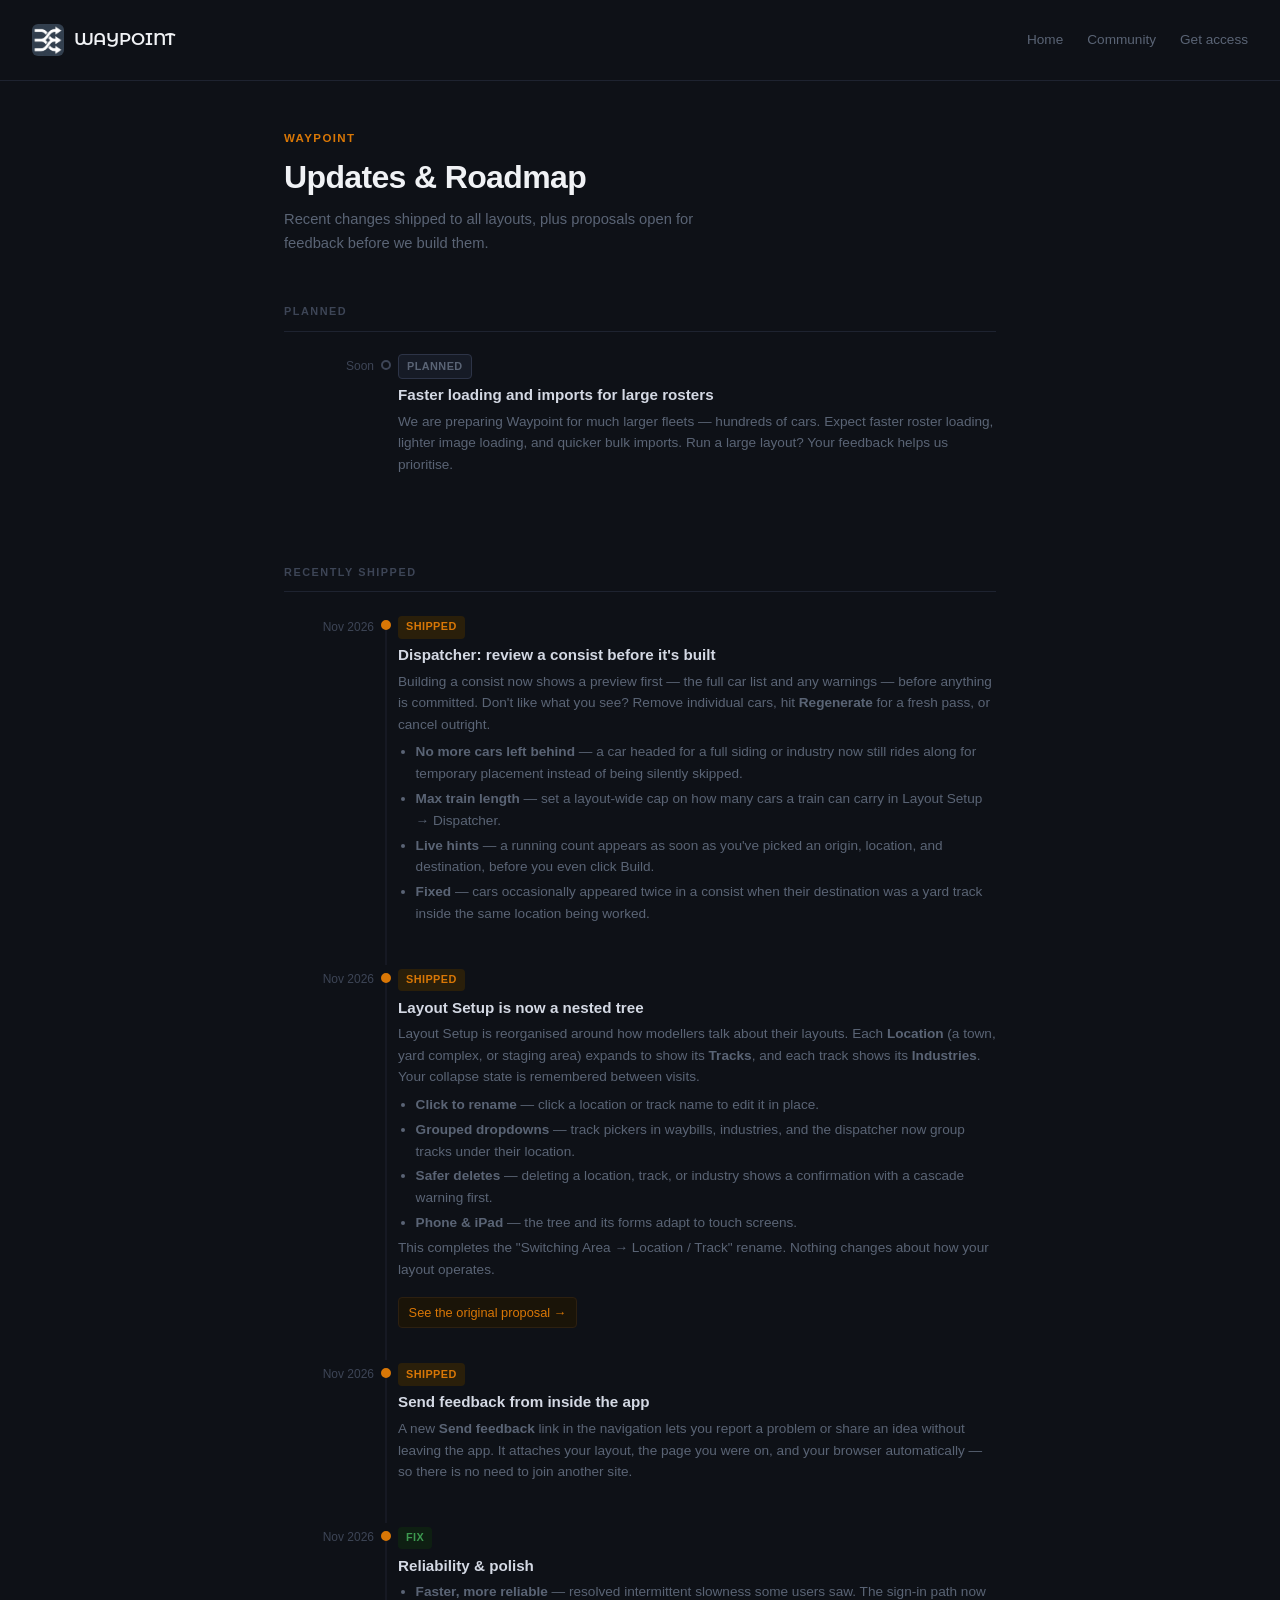
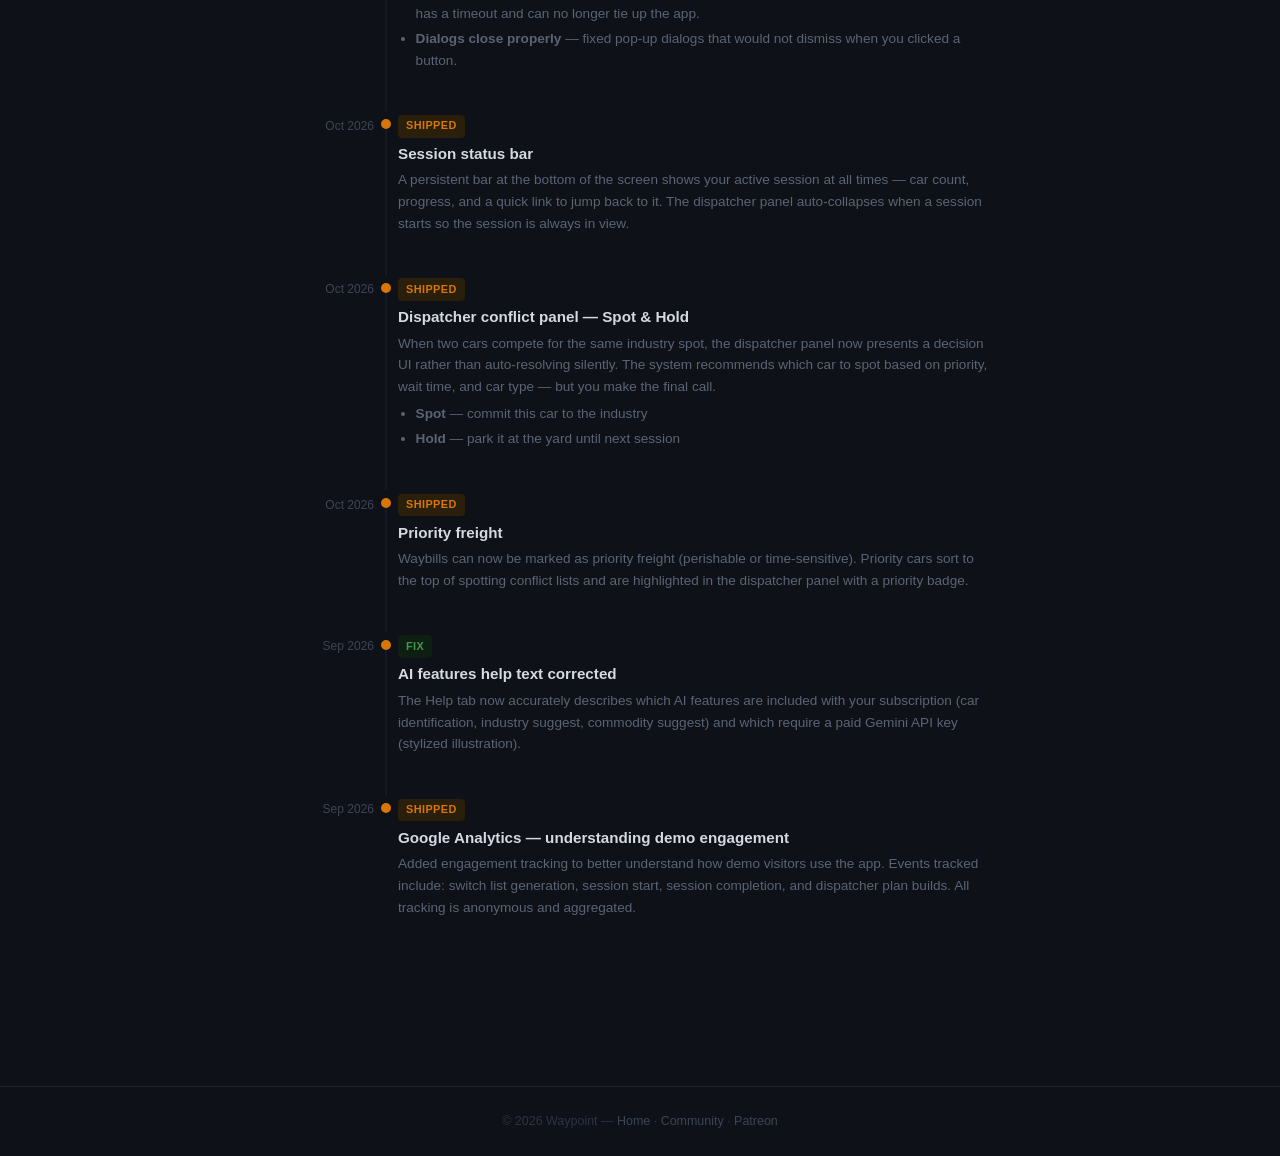
<file: templates/changelog.html>
<!DOCTYPE html>
<!-- SPDX-FileCopyrightText: 2026 David Dalzell -->
<!-- SPDX-License-Identifier: MIT -->
<html lang="en">
<head>
  <meta charset="UTF-8" />
  <meta name="viewport" content="width=device-width, initial-scale=1.0" />
  <title>Updates &amp; Roadmap — Waypoint</title>
  <!-- Google tag (gtag.js) -->
  <script async src="https://www.googletagmanager.com/gtag/js?id=G-GVQFSP7HDG"></script>
  <script>
    window.dataLayer = window.dataLayer || [];
    function gtag(){dataLayer.push(arguments);}
    gtag('js', new Date());
    gtag('config', 'G-GVQFSP7HDG');
  </script>
  <link rel="preconnect" href="https://fonts.googleapis.com" />
  <link rel="preconnect" href="https://fonts.gstatic.com" crossorigin />
  <link rel="stylesheet" href="https://fonts.googleapis.com/css2?family=Montserrat+Alternates:wght@600&display=swap" />
  <style>
    *, *::before, *::after { box-sizing: border-box; margin: 0; padding: 0; }

    body {
      font-family: -apple-system, BlinkMacSystemFont, "Segoe UI", sans-serif;
      background: #0e1117;
      color: #c8cdd8;
      min-height: 100vh;
      display: flex;
      flex-direction: column;
      line-height: 1.65;
    }

    a { color: #d97706; text-decoration: none; }
    a:hover { text-decoration: underline; }

    /* ── Header ── */
    header {
      padding: 1.5rem 2rem;
      display: flex;
      align-items: center;
      justify-content: space-between;
      border-bottom: 1px solid #1e2330;
    }

    .header-left { display: flex; align-items: center; gap: 0.6rem; }

    .logo-img { width: 32px; height: 32px; border-radius: 6px; display: block; }

    .logo-name {
      font-family: "Montserrat Alternates", system-ui, sans-serif;
      font-size: 1.05rem;
      font-weight: 600;
      color: #f0f2f5;
      letter-spacing: -0.01em;
    }

    .header-nav { display: flex; gap: 1.5rem; font-size: 0.85rem; }
    .header-nav a { color: #5a6475; }
    .header-nav a:hover { color: #8b95a5; text-decoration: none; }

    /* ── Page layout ── */
    main {
      flex: 1;
      max-width: 760px;
      margin: 0 auto;
      padding: 3rem 1.5rem 5rem;
      width: 100%;
    }

    .page-header { margin-bottom: 3rem; }

    .page-eyebrow {
      font-size: 0.72rem;
      font-weight: 700;
      letter-spacing: 0.12em;
      text-transform: uppercase;
      color: #d97706;
      margin-bottom: 0.6rem;
    }

    .page-title {
      font-size: clamp(1.5rem, 4vw, 2rem);
      font-weight: 700;
      color: #f0f2f5;
      letter-spacing: -0.02em;
      line-height: 1.2;
      margin-bottom: 0.75rem;
      text-wrap: balance;
    }

    .page-subtitle {
      font-size: 0.92rem;
      color: #5a6475;
      max-width: 52ch;
      line-height: 1.6;
    }

    /* ── Section headings ── */
    .section-heading {
      font-size: 0.68rem;
      font-weight: 700;
      letter-spacing: 0.14em;
      text-transform: uppercase;
      color: #3d4556;
      margin-bottom: 1.25rem;
      padding-bottom: 0.6rem;
      border-bottom: 1px solid #1e2330;
    }

    /* ── Timeline entries ── */
    .timeline { display: flex; flex-direction: column; gap: 0; margin-bottom: 3rem; }

    .entry {
      display: grid;
      grid-template-columns: 90px 1fr;
      gap: 0 1.5rem;
      position: relative;
    }

    .entry::before {
      content: "";
      position: absolute;
      left: 90px;
      top: 0.55rem;
      bottom: 0;
      width: 1px;
      background: #1e2330;
      transform: translateX(calc(1.5rem / 2 - 0.5px));
    }

    .entry:last-child::before { display: none; }

    .entry-date {
      padding-top: 0.4rem;
      font-size: 0.75rem;
      color: #3d4556;
      text-align: right;
      flex-shrink: 0;
      font-variant-numeric: tabular-nums;
      line-height: 1.4;
    }

    .entry-body {
      padding-bottom: 2rem;
      padding-left: 0;
      position: relative;
    }

    .entry-body::before {
      content: "";
      position: absolute;
      left: calc(-1.5rem / 2 - 5px);
      top: 0.5rem;
      width: 10px; height: 10px;
      border-radius: 50%;
      border: 2px solid #1e2330;
      background: #0e1117;
    }

    .entry.shipped .entry-body::before { background: #d97706; border-color: #d97706; }
    .entry.proposed .entry-body::before { background: #0e1117; border-color: #3d4556; }

    .entry-title {
      font-size: 0.95rem;
      font-weight: 600;
      color: #d4d9e4;
      margin-bottom: 0.35rem;
      line-height: 1.3;
    }

    .entry-desc {
      font-size: 0.85rem;
      color: #5a6475;
      line-height: 1.6;
      margin-bottom: 0.5rem;
    }

    .entry-desc p { margin-bottom: 0.35rem; }
    .entry-desc p:last-child { margin-bottom: 0; }

    .entry-desc ul {
      padding-left: 1.1rem;
      margin-top: 0.3rem;
    }

    .entry-desc li { margin-bottom: 0.2rem; }

    .badge {
      display: inline-block;
      padding: 0.15rem 0.5rem;
      border-radius: 4px;
      font-size: 0.68rem;
      font-weight: 700;
      letter-spacing: 0.04em;
      text-transform: uppercase;
      margin-bottom: 0.4rem;
    }

    .badge-shipped  { background: #2a1f0a; color: #d97706; }
    .badge-proposed { background: #161b26; color: #5a6475; border: 1px solid #2d3447; }
    .badge-fix      { background: #0e1f12; color: #3d9a50; }

    .rfc-link {
      display: inline-flex;
      align-items: center;
      gap: 0.4rem;
      margin-top: 0.5rem;
      font-size: 0.8rem;
      color: #d97706;
      border: 1px solid #2d2010;
      border-radius: 4px;
      padding: 0.25rem 0.6rem;
      background: #1a1408;
    }

    .rfc-link:hover { background: #221a0a; text-decoration: none; }

    /* ── Footer ── */
    footer {
      padding: 1.5rem 2rem;
      text-align: center;
      font-size: 0.78rem;
      color: #2d3447;
      border-top: 1px solid #1e2330;
    }

    footer a { color: #3d4556; }
    footer a:hover { color: #5a6475; text-decoration: none; }
  </style>
</head>
<body>

  <header>
    <div class="header-left">
      <img src="/static/favicon.png" alt="Waypoint" class="logo-img" />
      <span class="logo-name">WAYPOINT</span>
    </div>
    <nav class="header-nav">
      <a href="/">Home</a>
      <a href="https://www.patreon.com/cw/waypoint_ops/chats" target="_blank" rel="noopener">Community</a>
      <a href="/signup">Get access</a>
    </nav>
  </header>

  <main>
    <div class="page-header">
      <div class="page-eyebrow">Waypoint</div>
      <h1 class="page-title">Updates &amp; Roadmap</h1>
      <p class="page-subtitle">Recent changes shipped to all layouts, plus proposals open for feedback before we build them.</p>
    </div>

    <!-- ── Planned ── -->
    <div class="section-heading">Planned</div>
    <div class="timeline">

      <div class="entry proposed">
        <div class="entry-date">Soon</div>
        <div class="entry-body">
          <div class="badge badge-proposed">Planned</div>
          <div class="entry-title">Faster loading and imports for large rosters</div>
          <div class="entry-desc">
            <p>We are preparing Waypoint for much larger fleets &mdash; hundreds of cars. Expect faster roster loading, lighter image loading, and quicker bulk imports. Run a large layout? Your feedback helps us prioritise.</p>
          </div>
        </div>
      </div>

    </div>

    <!-- ── Shipped changes ── -->
    <div class="section-heading">Recently shipped</div>
    <div class="timeline">

      <div class="entry shipped">
        <div class="entry-date">Nov 2026</div>
        <div class="entry-body">
          <div class="badge badge-shipped">Shipped</div>
          <div class="entry-title">Dispatcher: review a consist before it's built</div>
          <div class="entry-desc">
            <p>Building a consist now shows a preview first &mdash; the full car list and any warnings &mdash; before anything is committed. Don't like what you see? Remove individual cars, hit <strong>Regenerate</strong> for a fresh pass, or cancel outright.</p>
            <ul>
              <li><strong>No more cars left behind</strong> &mdash; a car headed for a full siding or industry now still rides along for temporary placement instead of being silently skipped.</li>
              <li><strong>Max train length</strong> &mdash; set a layout-wide cap on how many cars a train can carry in Layout Setup &rarr; Dispatcher.</li>
              <li><strong>Live hints</strong> &mdash; a running count appears as soon as you've picked an origin, location, and destination, before you even click Build.</li>
              <li><strong>Fixed</strong> &mdash; cars occasionally appeared twice in a consist when their destination was a yard track inside the same location being worked.</li>
            </ul>
          </div>
        </div>
      </div>

      <div class="entry shipped">
        <div class="entry-date">Nov 2026</div>
        <div class="entry-body">
          <div class="badge badge-shipped">Shipped</div>
          <div class="entry-title">Layout Setup is now a nested tree</div>
          <div class="entry-desc">
            <p>Layout Setup is reorganised around how modellers talk about their layouts. Each <strong>Location</strong> (a town, yard complex, or staging area) expands to show its <strong>Tracks</strong>, and each track shows its <strong>Industries</strong>. Your collapse state is remembered between visits.</p>
            <ul>
              <li><strong>Click to rename</strong> — click a location or track name to edit it in place.</li>
              <li><strong>Grouped dropdowns</strong> — track pickers in waybills, industries, and the dispatcher now group tracks under their location.</li>
              <li><strong>Safer deletes</strong> — deleting a location, track, or industry shows a confirmation with a cascade warning first.</li>
              <li><strong>Phone &amp; iPad</strong> — the tree and its forms adapt to touch screens.</li>
            </ul>
            <p>This completes the "Switching Area → Location / Track" rename. Nothing changes about how your layout operates.</p>
          </div>
          <a class="rfc-link" href="/updates/rfc-layout-setup-rename">See the original proposal →</a>
        </div>
      </div>

      <div class="entry shipped">
        <div class="entry-date">Nov 2026</div>
        <div class="entry-body">
          <div class="badge badge-shipped">Shipped</div>
          <div class="entry-title">Send feedback from inside the app</div>
          <div class="entry-desc">
            <p>A new <strong>Send feedback</strong> link in the navigation lets you report a problem or share an idea without leaving the app. It attaches your layout, the page you were on, and your browser automatically — so there is no need to join another site.</p>
          </div>
        </div>
      </div>

      <div class="entry shipped">
        <div class="entry-date">Nov 2026</div>
        <div class="entry-body">
          <div class="badge badge-fix">Fix</div>
          <div class="entry-title">Reliability &amp; polish</div>
          <div class="entry-desc">
            <ul>
              <li><strong>Faster, more reliable</strong> — resolved intermittent slowness some users saw. The sign-in path now has a timeout and can no longer tie up the app.</li>
              <li><strong>Dialogs close properly</strong> — fixed pop-up dialogs that would not dismiss when you clicked a button.</li>
            </ul>
          </div>
        </div>
      </div>

      <div class="entry shipped">
        <div class="entry-date">Oct 2026</div>
        <div class="entry-body">
          <div class="badge badge-shipped">Shipped</div>
          <div class="entry-title">Session status bar</div>
          <div class="entry-desc">
            <p>A persistent bar at the bottom of the screen shows your active session at all times — car count, progress, and a quick link to jump back to it. The dispatcher panel auto-collapses when a session starts so the session is always in view.</p>
          </div>
        </div>
      </div>

      <div class="entry shipped">
        <div class="entry-date">Oct 2026</div>
        <div class="entry-body">
          <div class="badge badge-shipped">Shipped</div>
          <div class="entry-title">Dispatcher conflict panel — Spot &amp; Hold</div>
          <div class="entry-desc">
            <p>When two cars compete for the same industry spot, the dispatcher panel now presents a decision UI rather than auto-resolving silently. The system recommends which car to spot based on priority, wait time, and car type — but you make the final call.</p>
            <ul>
              <li><strong>Spot</strong> — commit this car to the industry</li>
              <li><strong>Hold</strong> — park it at the yard until next session</li>
            </ul>
          </div>
        </div>
      </div>

      <div class="entry shipped">
        <div class="entry-date">Oct 2026</div>
        <div class="entry-body">
          <div class="badge badge-shipped">Shipped</div>
          <div class="entry-title">Priority freight</div>
          <div class="entry-desc">
            <p>Waybills can now be marked as priority freight (perishable or time-sensitive). Priority cars sort to the top of spotting conflict lists and are highlighted in the dispatcher panel with a priority badge.</p>
          </div>
        </div>
      </div>

      <div class="entry shipped">
        <div class="entry-date">Sep 2026</div>
        <div class="entry-body">
          <div class="badge badge-fix">Fix</div>
          <div class="entry-title">AI features help text corrected</div>
          <div class="entry-desc">
            <p>The Help tab now accurately describes which AI features are included with your subscription (car identification, industry suggest, commodity suggest) and which require a paid Gemini API key (stylized illustration).</p>
          </div>
        </div>
      </div>

      <div class="entry shipped">
        <div class="entry-date">Sep 2026</div>
        <div class="entry-body">
          <div class="badge badge-shipped">Shipped</div>
          <div class="entry-title">Google Analytics — understanding demo engagement</div>
          <div class="entry-desc">
            <p>Added engagement tracking to better understand how demo visitors use the app. Events tracked include: switch list generation, session start, session completion, and dispatcher plan builds. All tracking is anonymous and aggregated.</p>
          </div>
        </div>
      </div>

    </div>
  </main>

  <footer>
    &copy; 2026 Waypoint &mdash;
    <a href="/">Home</a> &middot;
    <a href="https://www.patreon.com/cw/waypoint_ops/chats">Community</a> &middot;
    <a href="https://www.patreon.com/cw/waypoint_ops">Patreon</a>
  </footer>

</body>
</html>
</file>
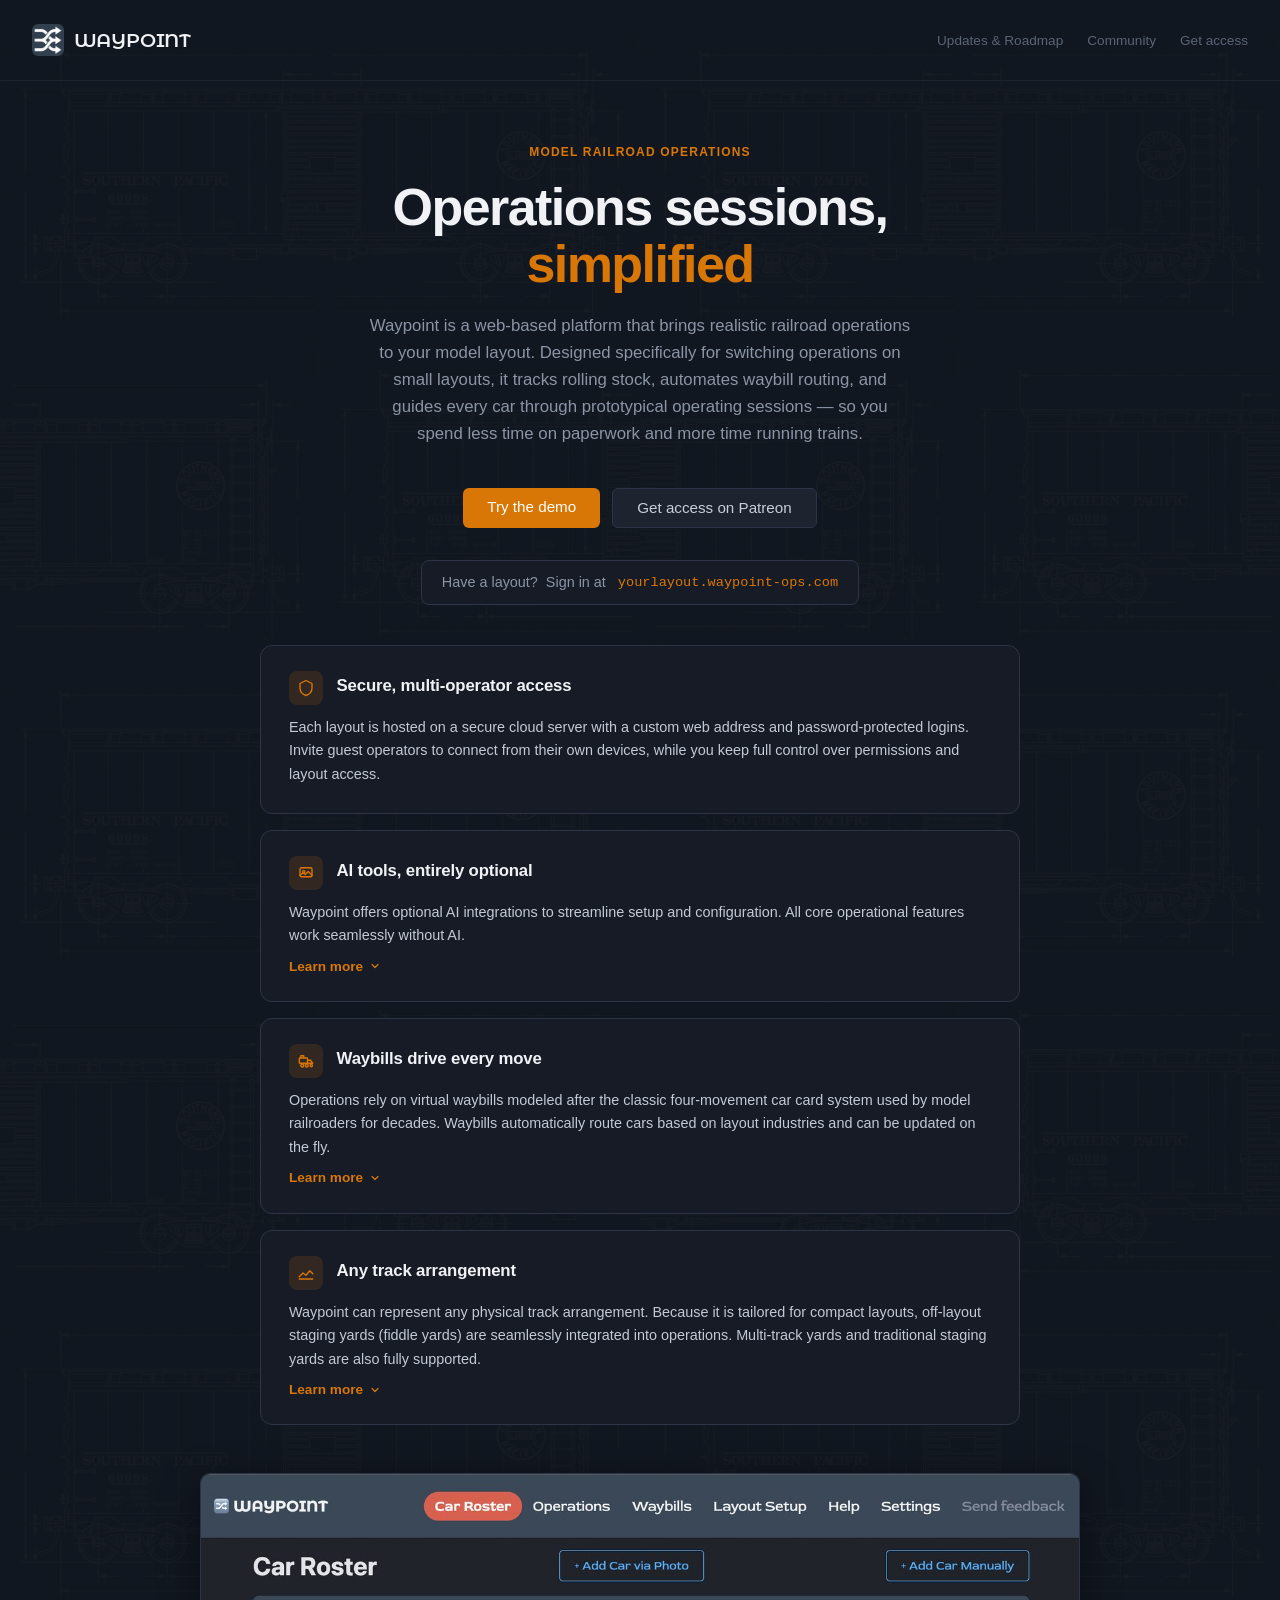
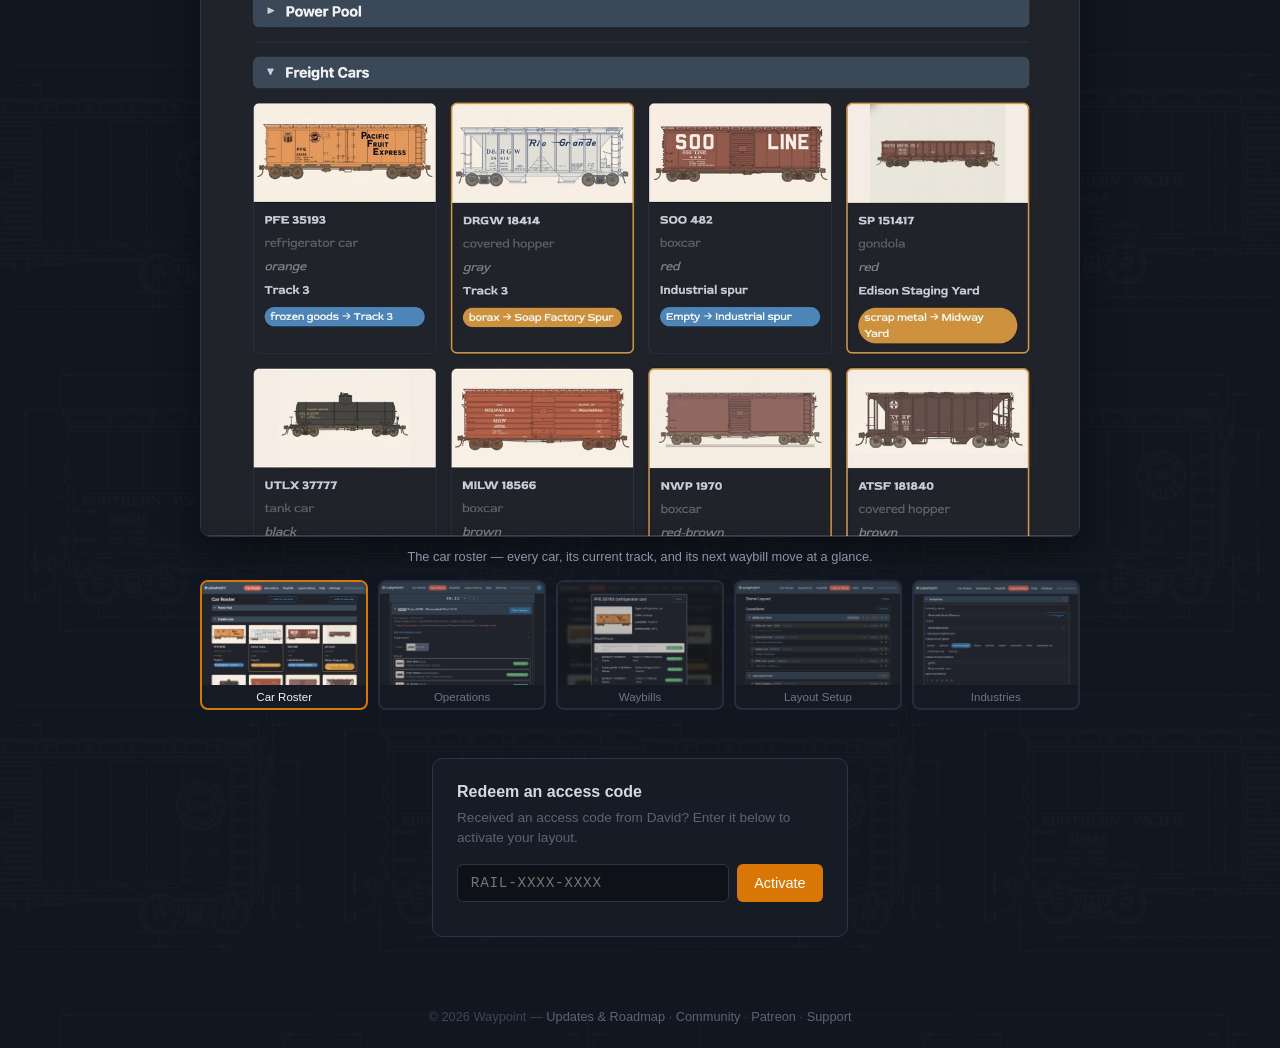
<file: templates/landing.html>
<!DOCTYPE html>
<html lang="en">
<head>
  <meta charset="UTF-8">
  <meta name="viewport" content="width=device-width, initial-scale=1.0">
  <title>Waypoint — Model Railroad Operations</title>
  <!-- Google tag (gtag.js) -->
  <script async src="https://www.googletagmanager.com/gtag/js?id=G-GVQFSP7HDG"></script>
  <script>
    window.dataLayer = window.dataLayer || [];
    function gtag(){dataLayer.push(arguments);}
    gtag('js', new Date());
    gtag('config', 'G-GVQFSP7HDG');
  </script>
  <link rel="preconnect" href="https://fonts.googleapis.com" />
  <link rel="preconnect" href="https://fonts.gstatic.com" crossorigin />
  <link rel="stylesheet" href="https://fonts.googleapis.com/css2?family=Montserrat+Alternates:wght@600&display=swap" />
  <style>
    *, *::before, *::after { box-sizing: border-box; margin: 0; padding: 0; }

    body {
      font-family: -apple-system, BlinkMacSystemFont, "Segoe UI", sans-serif;
      background-color: #0e1117;
      background-image:
        linear-gradient(rgba(14, 17, 23, 0.86), rgba(14, 17, 23, 0.86)),
        url("/static/images/bg-blueprint.jpg");
      background-repeat: repeat;
      background-size: 640px;
      color: #e8eaf0;
      min-height: 100vh;
      display: flex;
      flex-direction: column;
    }

    header {
      padding: 1.5rem 2rem;
      display: flex;
      align-items: center;
      justify-content: space-between;
      border-bottom: 1px solid #1e2330;
    }

    .header-left { display: flex; align-items: center; gap: 0.6rem; }
    .logo-mark { width: 32px; height: 32px; border-radius: 6px; display: block; }

    .header-nav { display: flex; gap: 1.5rem; font-size: 0.85rem; }
    .header-nav a { color: #5a6475; text-decoration: none; }
    .header-nav a:hover { color: #8b95a5; }

    .logo-name {
      font-family: "Montserrat Alternates", system-ui, sans-serif;
      font-size: 1.2rem;
      font-weight: 600;
      letter-spacing: -0.01em;
      color: #f0f2f5;
    }

    main {
      flex: none;
      display: flex;
      flex-direction: column;
      align-items: center;
      justify-content: center;
      padding: 4rem 2rem 2.5rem;
      text-align: center;
    }

    .eyebrow {
      font-size: 0.75rem;
      font-weight: 600;
      letter-spacing: 0.1em;
      text-transform: uppercase;
      color: #d97706;
      margin-bottom: 1.25rem;
    }

    h1 {
      font-size: clamp(2rem, 5vw, 3.25rem);
      font-weight: 700;
      letter-spacing: -0.03em;
      line-height: 1.1;
      color: #f0f2f5;
      max-width: 20ch;
      text-wrap: balance;
      margin-bottom: 1.25rem;
    }

    h1 em {
      font-style: normal;
      color: #d97706;
    }

    .subtitle {
      font-size: 1.05rem;
      color: #8b95a5;
      max-width: 58ch;
      line-height: 1.6;
      margin-bottom: 2.5rem;
    }

    .actions {
      display: flex;
      flex-wrap: wrap;
      gap: 0.75rem;
      justify-content: center;
      margin-bottom: 2rem;
    }

    .btn {
      display: inline-block;
      padding: 0.65rem 1.5rem;
      border-radius: 6px;
      font-size: 0.95rem;
      font-weight: 500;
      text-decoration: none;
      transition: opacity 0.15s;
    }
    .btn:hover { opacity: 0.85; }

    .btn-primary {
      background: #d97706;
      color: #fff;
    }

    .btn-secondary {
      background: #1e2330;
      color: #c8cdd8;
      border: 1px solid #2d3447;
    }

    .tenant-hint {
      display: inline-flex;
      align-items: center;
      gap: 0.5rem;
      background: #161b26;
      border: 1px solid #2d3447;
      border-radius: 8px;
      padding: 0.85rem 1.25rem;
      font-size: 0.9rem;
      color: #8b95a5;
    }

    .tenant-hint code {
      color: #d97706;
      font-family: "SF Mono", "Fira Code", monospace;
      font-size: 0.85rem;
    }

    .narrative {
      max-width: 760px;
      margin: 0 auto;
      display: flex;
      flex-direction: column;
      gap: 1rem;
    }

    .topic {
      text-align: left;
      background: #161b26;
      border: 1px solid #2d3447;
      border-radius: 12px;
      padding: 1.6rem 1.75rem;
    }

    .topic-head {
      display: flex;
      align-items: flex-start;
      gap: 0.85rem;
      margin-bottom: 0.65rem;
    }

    .topic-icon {
      flex: none;
      width: 34px; height: 34px;
      border-radius: 8px;
      background: rgba(217, 119, 6, 0.14);
      display: flex;
      align-items: center;
      justify-content: center;
    }

    .topic h3 {
      font-size: 1.05rem;
      font-weight: 600;
      color: #f0f2f5;
      letter-spacing: -0.01em;
      padding-top: 0.3rem;
    }

    .topic p.lead {
      font-size: 0.9rem;
      color: #c3cad6;
      line-height: 1.65;
    }

    .reveal-toggle {
      appearance: none;
      background: none;
      border: none;
      display: inline-flex;
      align-items: center;
      gap: 0.35rem;
      padding: 0.5rem 0 0.1rem;
      margin-top: 0.15rem;
      font: inherit;
      font-size: 0.85rem;
      font-weight: 600;
      color: #d97706;
      cursor: pointer;
    }
    .reveal-toggle:hover { color: #f0960e; }
    .reveal-toggle:focus-visible {
      outline: 2px solid #d97706;
      outline-offset: 3px;
      border-radius: 4px;
    }
    .reveal-toggle .chevron {
      transition: transform 0.2s ease;
      transform: rotate(0deg);
    }
    .reveal-toggle[aria-expanded="true"] .chevron { transform: rotate(180deg); }
    .reveal-toggle .label-show { display: inline; }
    .reveal-toggle .label-hide { display: none; }
    .reveal-toggle[aria-expanded="true"] .label-show { display: none; }
    .reveal-toggle[aria-expanded="true"] .label-hide { display: inline; }

    .reveal-panel {
      display: grid;
      grid-template-rows: 0fr;
      transition: grid-template-rows 0.28s ease;
    }
    .reveal-panel.open { grid-template-rows: 1fr; }
    .reveal-panel > div { overflow: hidden; }

    .topic ul {
      list-style: none;
      padding-top: 0.85rem;
      margin-top: 0.4rem;
      border-top: 1px solid #2d3447;
      display: flex;
      flex-direction: column;
      gap: 0.65rem;
    }
    .topic li {
      position: relative;
      padding-left: 1.1rem;
      font-size: 0.82rem;
      color: #8b95a5;
      line-height: 1.6;
    }
    .topic li::before {
      content: "";
      position: absolute;
      left: 0; top: 0.55em;
      width: 5px; height: 5px;
      border-radius: 50%;
      background: #d97706;
    }

    @media (prefers-reduced-motion: reduce) {
      .reveal-panel, .reveal-toggle .chevron { transition: none; }
    }

    @media (max-width: 560px) {
      .topic { padding: 1.3rem 1.25rem; }
    }

    .gallery { max-width: 880px; margin: 0 auto; }
    .gal-thumbs { display: grid; grid-template-columns: repeat(5, minmax(0, 1fr)); gap: 0.6rem; margin-top: 1rem; }
    .gal-thumb { background: #161b26; border: 2px solid #2d3447; border-radius: 8px; padding: 0; cursor: pointer; overflow: hidden; color: #8b95a5; font: inherit; font-size: 0.72rem; text-align: center; opacity: 0.75; transition: opacity .15s, border-color .15s; }
    .gal-thumb:hover { opacity: 1; }
    .gal-thumb.active { border-color: #d97706; opacity: 1; color: #f0f2f5; }
    .gal-thumb img { display: block; width: 100%; aspect-ratio: 16 / 10; object-fit: cover; object-position: top; }
    .gal-thumb span { display: block; padding: 0.35rem 0.25rem; }
    @media (max-width: 520px) { .gal-thumbs { grid-template-columns: repeat(3, minmax(0, 1fr)); } }

    footer {
      padding: 1.5rem 2rem;
      text-align: center;
      font-size: 0.8rem;
      color: #3d4556;
    }

    footer a { color: #5a6475; text-decoration: none; }
    footer a:hover { color: #8b95a5; }
  </style>
</head>
<body>

  <header>
    <div class="header-left">
      <img src="/static/favicon.png" alt="Waypoint" class="logo-mark" />
      <span class="logo-name">WAYPOINT</span>
    </div>
    <nav class="header-nav">
      <a href="/updates">Updates &amp; Roadmap</a>
      <a href="https://www.patreon.com/cw/waypoint_ops/chats" target="_blank" rel="noopener">Community</a>
      <a href="/signup">Get access</a>
    </nav>
  </header>

  <main>
    <p class="eyebrow">Model Railroad Operations</p>
    <h1>Operations sessions,<br><em>simplified</em></h1>
    <p class="subtitle">
      Waypoint is a web-based platform that brings realistic railroad operations to your
      model layout. Designed specifically for switching operations on small layouts, it
      tracks rolling stock, automates waybill routing, and guides every car through
      prototypical operating sessions — so you spend less time on paperwork and more
      time running trains.
    </p>

    <div class="actions">
      <a href="https://demo.waypoint-ops.com" class="btn btn-primary">Try the demo</a>
      <a href="https://www.patreon.com/WaypointOps" class="btn btn-secondary">Get access on Patreon</a>
    </div>

    <div class="tenant-hint">
      Have a layout?&nbsp; Sign in at&nbsp;
      <code>yourlayout.waypoint-ops.com</code>
    </div>
  </main>

  <section style="padding: 0 2rem 3rem;">
    <div class="narrative">

      <div class="topic">
        <div class="topic-head">
          <span class="topic-icon">
            <svg width="18" height="18" viewBox="0 0 24 24" fill="none" stroke="#d97706" stroke-width="1.8" stroke-linecap="round" stroke-linejoin="round" aria-hidden="true"><path d="M12 2l8 4v6c0 5-3.4 8.4-8 10-4.6-1.6-8-5-8-10V6z"/></svg>
          </span>
          <h3>Secure, multi-operator access</h3>
        </div>
        <p class="lead">
          Each layout is hosted on a secure cloud server with a custom web address and
          password-protected logins. Invite guest operators to connect from their own
          devices, while you keep full control over permissions and layout access.
        </p>
      </div>

      <div class="topic">
        <div class="topic-head">
          <span class="topic-icon">
            <svg width="18" height="18" viewBox="0 0 24 24" fill="none" stroke="#d97706" stroke-width="1.8" stroke-linecap="round" stroke-linejoin="round" aria-hidden="true"><rect x="4" y="5" width="16" height="12" rx="2"/><circle cx="9" cy="10.5" r="1.6"/><path d="M4 15l4-3 3 2 4-4 5 5"/></svg>
          </span>
          <h3>AI tools, entirely optional</h3>
        </div>
        <p class="lead">
          Waypoint offers optional AI integrations to streamline setup and configuration.
          All core operational features work seamlessly without AI.
        </p>
        <button class="reveal-toggle" type="button" aria-expanded="false" aria-controls="panel-ai">
          <span class="label-show">Learn more</span><span class="label-hide">Show less</span>
          <svg class="chevron" width="12" height="12" viewBox="0 0 24 24" fill="none" stroke="currentColor" stroke-width="2.4" stroke-linecap="round" stroke-linejoin="round" aria-hidden="true"><path d="M6 9l6 6 6-6"/></svg>
        </button>
        <div class="reveal-panel" id="panel-ai"><div>
          <ul>
            <li>Photograph a new car and Waypoint's AI identifies its type, reporting marks, road number, and color. Using your own AI key, you can generate stylized images of rolling stock and locomotives.</li>
            <li>Generate in and out loads and associate car types for industries based on the industry name.</li>
            <li>Associate car types with loads using data from real railroad operations. Add your own carload types for operations unique to your layout's region or time period.</li>
            <li>A free version of Gemini is built in to generate car data from photos and industry data from industry names. Layout owners can optionally add their own API key to generate stylized images of rolling stock. Waypoint supports Claude, GPT-4o, Gemini, and local Ollama vision models.</li>
          </ul>
        </div></div>
      </div>

      <div class="topic">
        <div class="topic-head">
          <span class="topic-icon">
            <svg width="18" height="18" viewBox="0 0 24 24" fill="none" stroke="#d97706" stroke-width="1.8" stroke-linecap="round" stroke-linejoin="round" aria-hidden="true"><rect x="3" y="8" width="11" height="7" rx="1"/><path d="M14 11h4l3 4v0H14"/><path d="M5 8V5h4v3"/><circle cx="7" cy="18" r="2"/><circle cx="13" cy="18" r="2"/><circle cx="19" cy="18" r="1.6"/></svg>
          </span>
          <h3>Waybills drive every move</h3>
        </div>
        <p class="lead">
          Operations rely on virtual waybills modeled after the classic four-movement car card
          system used by model railroaders for decades. Waybills automatically route cars based
          on layout industries and can be updated on the fly.
        </p>
        <button class="reveal-toggle" type="button" aria-expanded="false" aria-controls="panel-waybills">
          <span class="label-show">Learn more</span><span class="label-hide">Show less</span>
          <svg class="chevron" width="12" height="12" viewBox="0 0 24 24" fill="none" stroke="currentColor" stroke-width="2.4" stroke-linecap="round" stroke-linejoin="round" aria-hidden="true"><path d="M6 9l6 6 6-6"/></svg>
        </button>
        <div class="reveal-panel" id="panel-waybills"><div>
          <ul>
            <li>The dispatcher defines train routes with origins, destinations, and intermediate stops. The virtual dispatcher automatically builds consists, assigns motive power, optional cabooses, and operating crews, and assigns train numbers and names.</li>
            <li>Once a consist is confirmed, live switch lists can be accessed by the operating crew on a phone, tablet, or any device with internet access.</li>
            <li>Multiple trains can be operated simultaneously by different operators.</li>
            <li>Off-spot placement (constructive placement) is supported, so cars can be spotted in nearby areas when industry spots are overloaded.</li>
            <li>Real-time notifications keep dispatchers and operators in sync across devices, while a fast clock runs railroad time at 1&times;, 2&times;, 4&times;, 6&times;, or 12&times; speed.</li>
            <li>At the end of a session, car locations are updated, car waybills are advanced to the next routing, and head end power is released into the pool, ready for the next session.</li>
          </ul>
        </div></div>
      </div>

      <div class="topic">
        <div class="topic-head">
          <span class="topic-icon">
            <svg width="18" height="18" viewBox="0 0 24 24" fill="none" stroke="#d97706" stroke-width="1.8" stroke-linecap="round" stroke-linejoin="round" aria-hidden="true"><path d="M3 17l5-5 4 3 5-6 4 4"/><path d="M3 20h18"/></svg>
          </span>
          <h3>Any track arrangement</h3>
        </div>
        <p class="lead">
          Waypoint can represent any physical track arrangement. Because it is tailored for
          compact layouts, off-layout staging yards (fiddle yards) are seamlessly integrated
          into operations. Multi-track yards and traditional staging yards are also fully supported.
        </p>
        <button class="reveal-toggle" type="button" aria-expanded="false" aria-controls="panel-track">
          <span class="label-show">Learn more</span><span class="label-hide">Show less</span>
          <svg class="chevron" width="12" height="12" viewBox="0 0 24 24" fill="none" stroke="currentColor" stroke-width="2.4" stroke-linecap="round" stroke-linejoin="round" aria-hidden="true"><path d="M6 9l6 6 6-6"/></svg>
        </button>
        <div class="reveal-panel" id="panel-track"><div>
          <ul>
            <li>Designate tracks as industry spurs, storage tracks, yard, or staging. Yard and staging tracks are intended as train origination and destination points.</li>
            <li>Group tracks into locations, which could be towns, yards, switching areas, and so on.</li>
            <li>Designate storage or industry tracks as team tracks.</li>
            <li>Yards and staging support identifying departure and arrival tracks, rip tracks, and so on.</li>
            <li>Use consist information to assemble cassettes, or pull cars from off-layout storage.</li>
          </ul>
        </div></div>
      </div>

    </div>
  </section>

  <script>
  (function () {
    document.querySelectorAll(".reveal-toggle").forEach(function (btn) {
      btn.addEventListener("click", function () {
        var panel = document.getElementById(btn.getAttribute("aria-controls"));
        var expanded = btn.getAttribute("aria-expanded") === "true";
        btn.setAttribute("aria-expanded", String(!expanded));
        panel.classList.toggle("open", !expanded);
      });
    });
  })();
  </script>

  <section style="padding: 0 2rem 3rem;">
    <figure class="gallery">
      <img id="gal-main" alt="" style="width:100%;height:auto;display:block;border-radius:10px;border:1px solid #2d3447;box-shadow:0 12px 40px rgba(0,0,0,0.45);">
      <figcaption id="gal-cap" style="margin-top:0.75rem;text-align:center;font-size:0.8rem;color:#8b95a5;min-height:1.2em;"></figcaption>
      <div id="gal-thumbs" class="gal-thumbs" role="tablist" aria-label="Product screenshots"></div>
    </figure>
  </section>
  <script>
  (function(){
    var shots=[
  {
    "src": "/static/images/landing/car-roster.jpg",
    "label": "Car Roster",
    "alt": "Car roster",
    "cap": "The car roster — every car, its current track, and its next waybill move at a glance."
  },
  {
    "src": "/static/images/landing/operations.jpg",
    "label": "Operations",
    "alt": "Operations session",
    "cap": "Operations — a ready train with its power, set-outs and local spots, built from your waybills."
  },
  {
    "src": "/static/images/landing/waybills.jpg",
    "label": "Waybills",
    "alt": "Car waybill cards",
    "cap": "Waybills — each car carries a rotating set of waybill cards that drive where it goes next."
  },
  {
    "src": "/static/images/landing/layout-setup.jpg",
    "label": "Layout Setup",
    "alt": "Layout setup",
    "cap": "Layout setup — locations, tracks and industries, with car capacity tracked for each."
  },
  {
    "src": "/static/images/landing/industries.jpg",
    "label": "Industries",
    "alt": "Industry editor",
    "cap": "Industries — define what each one receives and ships, and which spots it has."
  }
];
    var main=document.getElementById("gal-main"),cap=document.getElementById("gal-cap"),box=document.getElementById("gal-thumbs"),btns=[];
    function show(i){
      main.src=shots[i].src;main.alt=shots[i].alt;cap.textContent=shots[i].cap;
      btns.forEach(function(b,j){b.classList.toggle("active",j===i);b.setAttribute("aria-selected",j===i?"true":"false");});
    }
    shots.forEach(function(s,i){
      var b=document.createElement("button");b.type="button";b.className="gal-thumb";b.setAttribute("role","tab");
      var im=document.createElement("img");im.src=s.src;im.alt="";
      var l=document.createElement("span");l.textContent=s.label;
      b.appendChild(im);b.appendChild(l);b.addEventListener("click",function(){show(i);});
      box.appendChild(b);btns.push(b);
    });
    show(0);
  })();
  </script>

  <section style="padding: 0 2rem 3rem; max-width: 480px; margin: 0 auto; width: 100%;">
    <div style="background:#161b26;border:1px solid #2d3447;border-radius:10px;padding:1.5rem;">
      <h2 style="font-size:1rem;font-weight:600;color:#d4d9e4;margin-bottom:0.4rem;">Redeem an access code</h2>
      <p style="font-size:0.85rem;color:#5a6475;margin-bottom:1rem;line-height:1.5;">
        Received an access code from David? Enter it below to activate your layout.
      </p>
      <div style="display:flex;gap:0.5rem;flex-wrap:wrap;">
        <input id="redeem-input" type="text" maxlength="14" spellcheck="false" autocomplete="off"
          placeholder="RAIL-XXXX-XXXX"
          style="flex:1;min-width:160px;padding:0.6rem 0.8rem;background:#0e1117;border:1px solid #2d3447;
                 border-radius:6px;color:#e8eaf0;font-size:0.9rem;font-family:'SF Mono','Fira Code',monospace;
                 letter-spacing:0.05em;text-transform:uppercase;">
        <button id="redeem-btn" class="btn btn-primary" style="padding:0.6rem 1.1rem;font-size:0.9rem;border:none;cursor:pointer;">Activate</button>
      </div>
      <div id="redeem-msg" style="margin-top:0.65rem;font-size:0.85rem;"></div>
    </div>
  </section>

  <footer>
    &copy; 2026 Waypoint &mdash;
    <a href="/updates">Updates &amp; Roadmap</a> &middot;
    <a href="https://www.patreon.com/cw/waypoint_ops/chats">Community</a> &middot;
    <a href="https://www.patreon.com/cw/waypoint_ops">Patreon</a> &middot;
    <a href="mailto:support@waypoint-ops.com">Support</a>
  </footer>

<script>
(function () {
  const input = document.getElementById("redeem-input");
  const btn   = document.getElementById("redeem-btn");
  const msg   = document.getElementById("redeem-msg");
  if (!input) return;

  input.addEventListener("input", function () {
    var v = input.value.toUpperCase().replace(/[^A-Z0-9]/g, "");
    if (v.startsWith("RAIL")) v = v.slice(4);
    var parts = [];
    if (v.length >= 0) parts.push("RAIL");
    if (v.length > 0) parts.push(v.slice(0, 4));
    if (v.length > 4) parts.push(v.slice(4, 8));
    input.value = parts.join("-");
  });

  btn.addEventListener("click", async function () {
    var code = input.value.trim();
    if (!code || code.length < 5) return;
    btn.disabled = true;
    btn.textContent = "Activating…";
    msg.textContent = "";
    msg.style.color = "";
    try {
      var r = await fetch("/redeem", {
        method: "POST",
        headers: {"Content-Type": "application/json"},
        body: JSON.stringify({code: code}),
      });
      var data = await r.json().catch(function () { return {}; });
      if (r.ok) {
        msg.style.color = "#16a34a";
        msg.innerHTML = "✓ Layout activated! Check your email for next steps. <a href=\"" + data.tenant_url + "\" style=\"color:#16a34a\">" + data.tenant_url + "</a>";
        btn.textContent = "Done!";
      } else {
        msg.style.color = "#dc2626";
        msg.textContent = data.detail || "Invalid code or already used. Check and try again.";
        btn.disabled = false;
        btn.textContent = "Activate";
      }
    } catch (e) {
      msg.style.color = "#dc2626";
      msg.textContent = "Network error. Please try again.";
      btn.disabled = false;
      btn.textContent = "Activate";
    }
  });

  input.addEventListener("keydown", function (e) { if (e.key === "Enter") btn.click(); });
})();
</script>
</body>
</html>
</file>
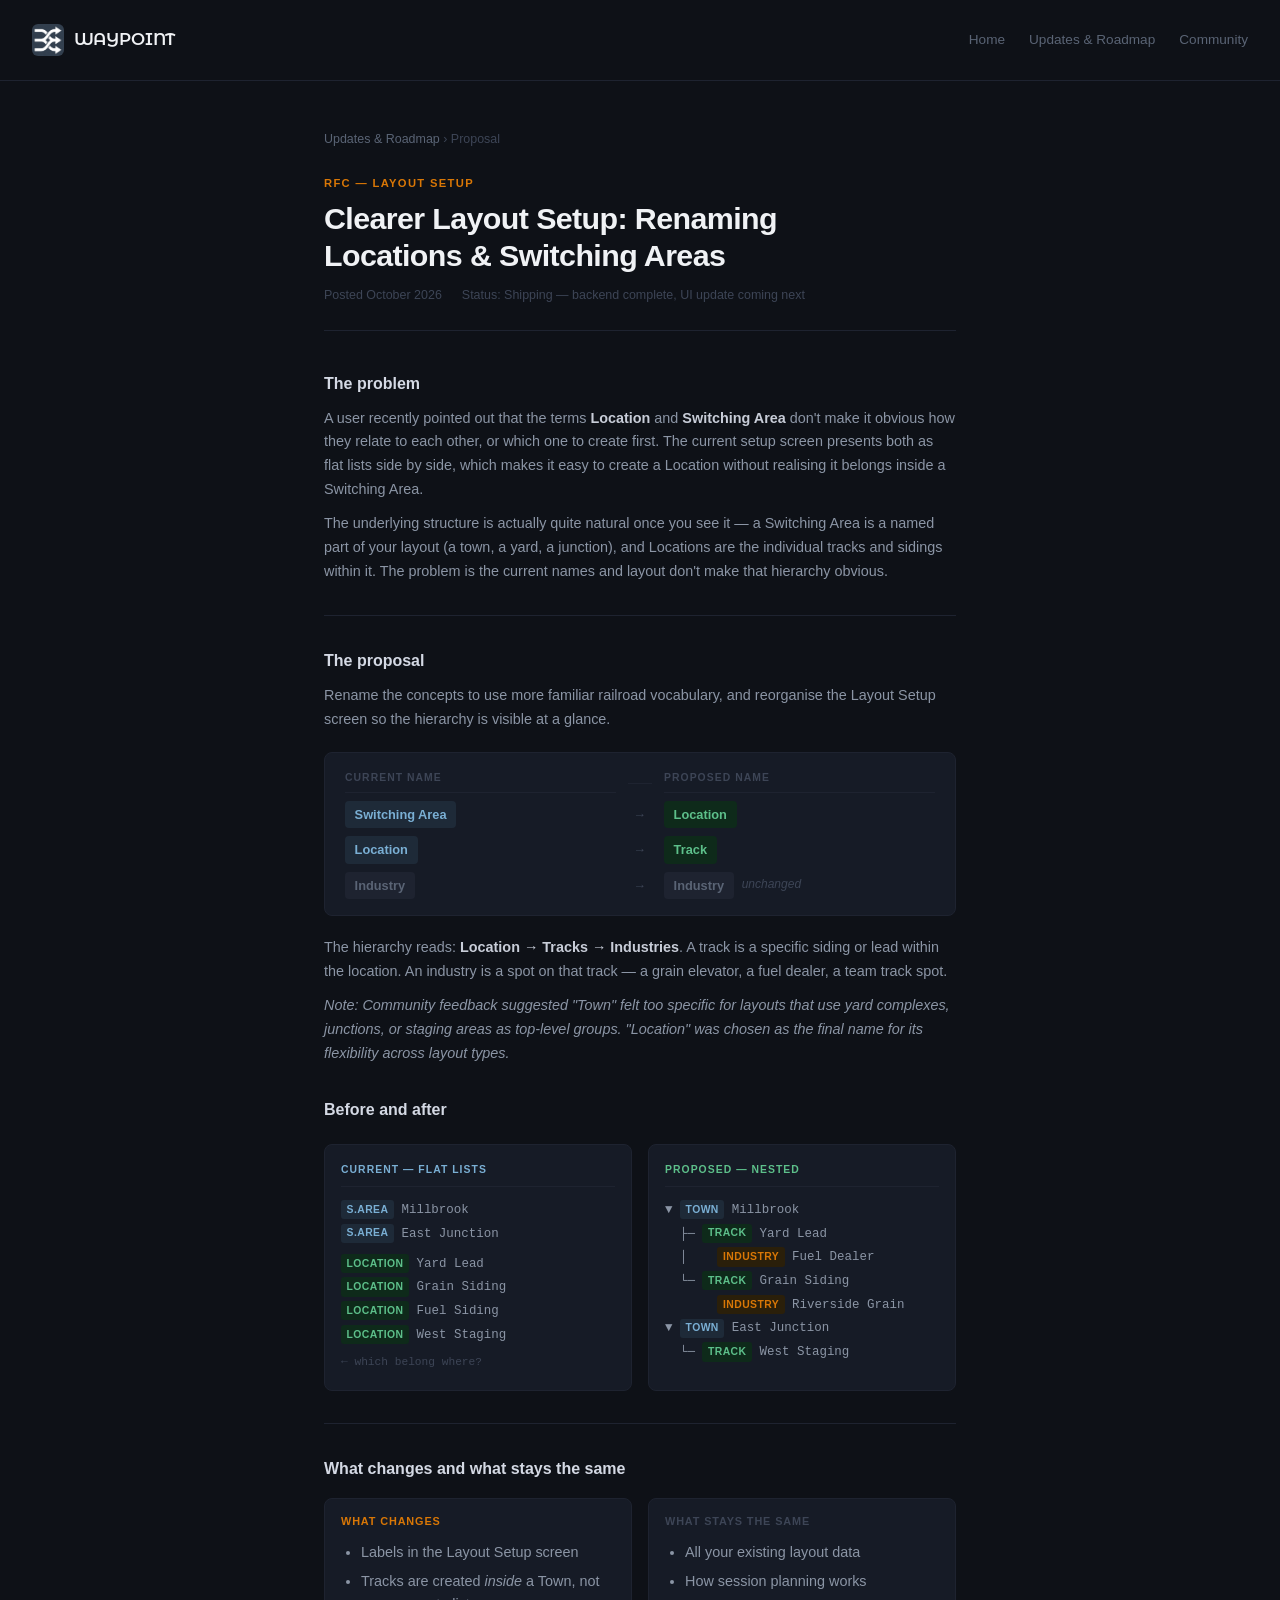
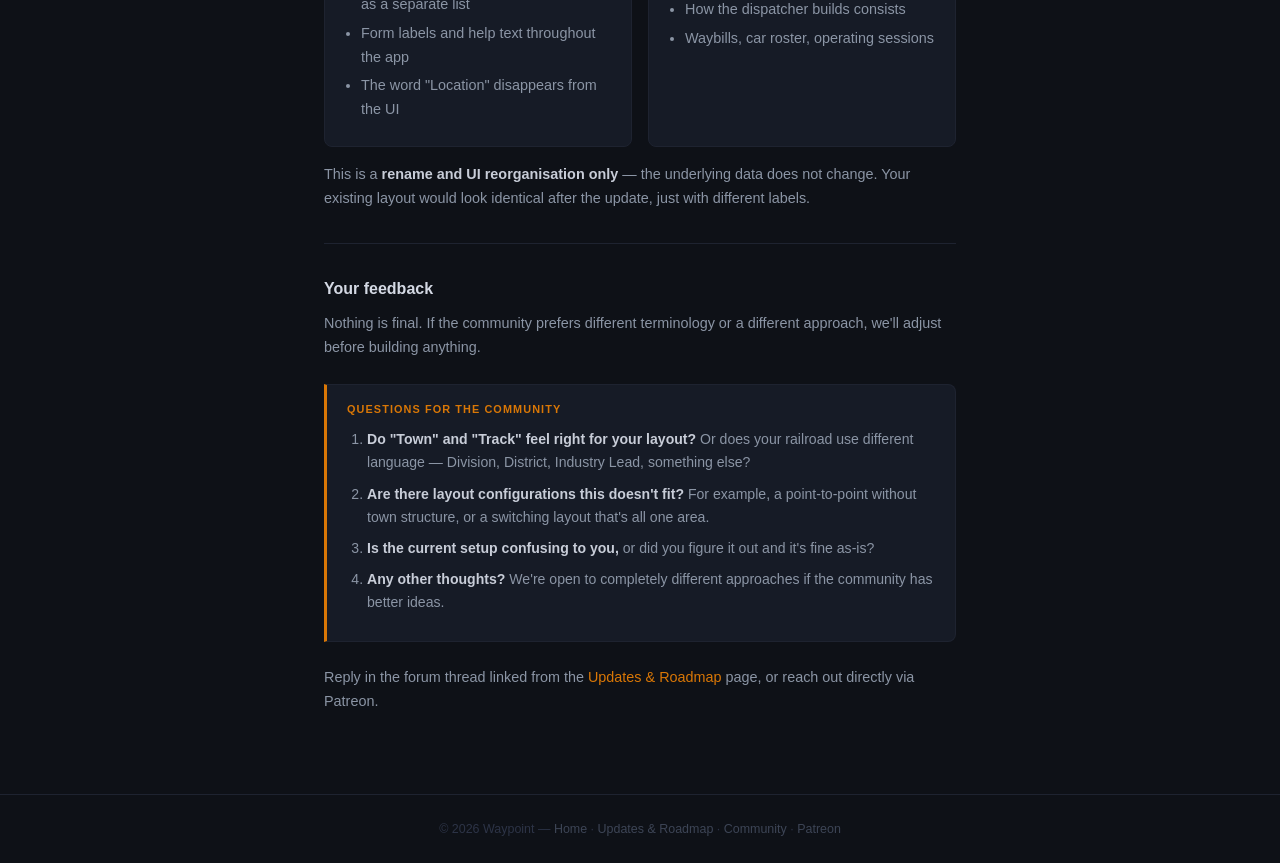
<file: templates/rfc_layout_rename.html>
<!DOCTYPE html>
<!-- SPDX-FileCopyrightText: 2026 David Dalzell -->
<!-- SPDX-License-Identifier: MIT -->
<html lang="en">
<head>
  <meta charset="UTF-8" />
  <meta name="viewport" content="width=device-width, initial-scale=1.0" />
  <title>RFC: Layout Setup Rename — Waypoint</title>
  <!-- Google tag (gtag.js) -->
  <script async src="https://www.googletagmanager.com/gtag/js?id=G-GVQFSP7HDG"></script>
  <script>
    window.dataLayer = window.dataLayer || [];
    function gtag(){dataLayer.push(arguments);}
    gtag('js', new Date());
    gtag('config', 'G-GVQFSP7HDG');
  </script>
  <link rel="preconnect" href="https://fonts.googleapis.com" />
  <link rel="preconnect" href="https://fonts.gstatic.com" crossorigin />
  <link rel="stylesheet" href="https://fonts.googleapis.com/css2?family=Montserrat+Alternates:wght@600&display=swap" />
  <style>
    *, *::before, *::after { box-sizing: border-box; margin: 0; padding: 0; }

    body {
      font-family: -apple-system, BlinkMacSystemFont, "Segoe UI", sans-serif;
      background: #0e1117;
      color: #c8cdd8;
      min-height: 100vh;
      display: flex;
      flex-direction: column;
      line-height: 1.65;
    }

    a { color: #d97706; text-decoration: none; }
    a:hover { text-decoration: underline; }

    /* ── Header ── */
    header {
      padding: 1.5rem 2rem;
      display: flex;
      align-items: center;
      justify-content: space-between;
      border-bottom: 1px solid #1e2330;
    }

    .header-left { display: flex; align-items: center; gap: 0.6rem; }

    .logo-img { width: 32px; height: 32px; border-radius: 6px; display: block; }

    .logo-name {
      font-family: "Montserrat Alternates", system-ui, sans-serif;
      font-size: 1.05rem;
      font-weight: 600;
      color: #f0f2f5;
      letter-spacing: -0.01em;
    }

    .header-nav { display: flex; gap: 1.5rem; font-size: 0.85rem; }
    .header-nav a { color: #5a6475; }
    .header-nav a:hover { color: #8b95a5; text-decoration: none; }

    /* ── Doc layout ── */
    main {
      flex: 1;
      max-width: 680px;
      margin: 0 auto;
      padding: 3rem 1.5rem 5rem;
      width: 100%;
    }

    /* ── Doc header ── */
    .breadcrumb {
      font-size: 0.78rem;
      color: #3d4556;
      margin-bottom: 1.5rem;
    }

    .breadcrumb a { color: #5a6475; }
    .breadcrumb a:hover { color: #8b95a5; text-decoration: none; }

    .doc-eyebrow {
      font-size: 0.7rem;
      font-weight: 700;
      letter-spacing: 0.12em;
      text-transform: uppercase;
      color: #d97706;
      margin-bottom: 0.5rem;
    }

    h1 {
      font-size: clamp(1.4rem, 4vw, 1.9rem);
      font-weight: 700;
      color: #f0f2f5;
      letter-spacing: -0.02em;
      line-height: 1.2;
      margin-bottom: 0.75rem;
      text-wrap: balance;
    }

    .doc-meta {
      display: flex;
      gap: 1.25rem;
      flex-wrap: wrap;
      font-size: 0.78rem;
      color: #3d4556;
      margin-bottom: 2.5rem;
      padding-bottom: 1.5rem;
      border-bottom: 1px solid #1e2330;
    }

    /* ── Body ── */
    h2 {
      font-size: 1rem;
      font-weight: 600;
      color: #d4d9e4;
      margin: 2rem 0 0.6rem;
    }

    p { font-size: 0.9rem; color: #8b95a5; margin-bottom: 0.65rem; }
    p:last-child { margin-bottom: 0; }

    strong { color: #c8cdd8; font-weight: 600; }

    ul, ol {
      padding-left: 1.25rem;
      margin-bottom: 0.65rem;
    }

    li { font-size: 0.9rem; color: #8b95a5; margin-bottom: 0.3rem; }

    hr { border: none; border-top: 1px solid #1e2330; margin: 2rem 0; }

    /* ── Rename table ── */
    .rename-grid {
      display: grid;
      grid-template-columns: 1fr 1.5rem 1fr;
      gap: 0.5rem 0.75rem;
      align-items: center;
      margin: 1.25rem 0;
      background: #161b26;
      border: 1px solid #1e2330;
      border-radius: 8px;
      padding: 1rem 1.25rem;
    }

    .col-head {
      font-size: 0.65rem;
      font-weight: 700;
      letter-spacing: 0.1em;
      text-transform: uppercase;
      color: #3d4556;
      padding-bottom: 0.35rem;
      border-bottom: 1px solid #1e2330;
    }

    .col-arrow { border-bottom: 1px solid #1e2330; padding-bottom: 0.35rem; }

    .tag {
      display: inline-block;
      padding: 0.2rem 0.6rem;
      border-radius: 4px;
      font-size: 0.8rem;
      font-weight: 600;
    }

    .tag-before { background: #1e2a38; color: #7aafd4; }
    .tag-after  { background: #0e2a1a; color: #5dbf8a; }
    .tag-same   { background: #1e2330; color: #5a6475; }

    .row-arrow  { color: #3d4556; font-size: 0.8rem; text-align: center; }
    .row-note   { font-size: 0.75rem; color: #3d4556; font-style: italic; }

    /* ── Hierarchy diagram ── */
    .diagram-pair {
      display: grid;
      grid-template-columns: 1fr 1fr;
      gap: 1rem;
      margin: 1.25rem 0;
    }

    @media (max-width: 500px) { .diagram-pair { grid-template-columns: 1fr; } }

    .diagram-box {
      background: #161b26;
      border: 1px solid #1e2330;
      border-radius: 8px;
      padding: 1rem;
    }

    .diagram-label {
      font-size: 0.65rem;
      font-weight: 700;
      letter-spacing: 0.1em;
      text-transform: uppercase;
      padding-bottom: 0.5rem;
      margin-bottom: 0.75rem;
      border-bottom: 1px solid #1e2330;
    }

    .diagram-label.before { color: #7aafd4; }
    .diagram-label.after  { color: #5dbf8a; }

    .tree {
      font-size: 0.78rem;
      line-height: 1.9;
      font-family: "SF Mono", "Fira Code", monospace;
      color: #8b95a5;
    }

    .pill {
      display: inline-block;
      padding: 0.05rem 0.35rem;
      border-radius: 3px;
      font-size: 0.65rem;
      font-weight: 700;
      font-family: -apple-system, sans-serif;
      text-transform: uppercase;
      letter-spacing: 0.04em;
      vertical-align: middle;
      line-height: 1.7;
    }

    .pill-area  { background: #1e2a38; color: #7aafd4; }
    .pill-track { background: #0e2a1a; color: #5dbf8a; }
    .pill-spot  { background: #2a1f0a; color: #d97706; }

    /* ── Impact boxes ── */
    .two-col {
      display: grid;
      grid-template-columns: 1fr 1fr;
      gap: 1rem;
      margin: 1rem 0;
    }

    @media (max-width: 460px) { .two-col { grid-template-columns: 1fr; } }

    .impact-box {
      background: #161b26;
      border: 1px solid #1e2330;
      border-radius: 8px;
      padding: 0.9rem 1rem;
    }

    .impact-box h3 {
      font-size: 0.68rem;
      font-weight: 700;
      letter-spacing: 0.08em;
      text-transform: uppercase;
      margin-bottom: 0.6rem;
    }

    .impact-box.changes h3 { color: #d97706; }
    .impact-box.stays   h3 { color: #3d4556; }
    .impact-box ul { font-size: 0.82rem; }

    /* ── Questions callout ── */
    .callout {
      background: #161b26;
      border: 1px solid #1e2330;
      border-left: 3px solid #d97706;
      border-radius: 0 8px 8px 0;
      padding: 1rem 1.25rem;
      margin: 1.5rem 0;
    }

    .callout-title {
      font-size: 0.68rem;
      font-weight: 700;
      letter-spacing: 0.1em;
      text-transform: uppercase;
      color: #d97706;
      margin-bottom: 0.6rem;
    }

    .callout ol { padding-left: 1.25rem; }
    .callout li { font-size: 0.88rem; color: #8b95a5; margin-bottom: 0.5rem; }

    /* ── Footer ── */
    footer {
      padding: 1.5rem 2rem;
      text-align: center;
      font-size: 0.78rem;
      color: #2d3447;
      border-top: 1px solid #1e2330;
    }

    footer a { color: #3d4556; }
    footer a:hover { color: #5a6475; text-decoration: none; }
  </style>
</head>
<body>

  <header>
    <div class="header-left">
      <img src="/static/favicon.png" alt="Waypoint" class="logo-img" />
      <span class="logo-name">WAYPOINT</span>
    </div>
    <nav class="header-nav">
      <a href="/">Home</a>
      <a href="/updates">Updates &amp; Roadmap</a>
      <a href="https://www.patreon.com/cw/waypoint_ops/chats" target="_blank" rel="noopener">Community</a>
    </nav>
  </header>

  <main>
    <div class="breadcrumb">
      <a href="/updates">Updates &amp; Roadmap</a> &rsaquo; Proposal
    </div>

    <div class="doc-eyebrow">RFC &mdash; Layout Setup</div>
    <h1>Clearer Layout Setup: Renaming Locations &amp; Switching Areas</h1>
    <div class="doc-meta">
      <span>Posted October 2026</span>
      <span>Status: Shipping — backend complete, UI update coming next</span>
    </div>

    <h2>The problem</h2>
    <p>A user recently pointed out that the terms <strong>Location</strong> and <strong>Switching Area</strong> don't make it obvious how they relate to each other, or which one to create first. The current setup screen presents both as flat lists side by side, which makes it easy to create a Location without realising it belongs inside a Switching Area.</p>
    <p>The underlying structure is actually quite natural once you see it — a Switching Area is a named part of your layout (a town, a yard, a junction), and Locations are the individual tracks and sidings within it. The problem is the current names and layout don't make that hierarchy obvious.</p>

    <hr />

    <h2>The proposal</h2>
    <p>Rename the concepts to use more familiar railroad vocabulary, and reorganise the Layout Setup screen so the hierarchy is visible at a glance.</p>

    <div class="rename-grid">
      <div class="col-head">Current name</div>
      <div class="col-arrow"></div>
      <div class="col-head">Proposed name</div>

      <div><span class="tag tag-before">Switching Area</span></div>
      <div class="row-arrow">→</div>
      <div><span class="tag tag-after">Location</span></div>

      <div><span class="tag tag-before">Location</span></div>
      <div class="row-arrow">→</div>
      <div><span class="tag tag-after">Track</span></div>

      <div><span class="tag tag-same">Industry</span></div>
      <div class="row-arrow">→</div>
      <div><div style="display:flex;align-items:center;gap:0.5rem"><span class="tag tag-same">Industry</span> <span class="row-note">unchanged</span></div></div>
    </div>

    <p>The hierarchy reads: <strong>Location → Tracks → Industries</strong>. A track is a specific siding or lead within the location. An industry is a spot on that track — a grain elevator, a fuel dealer, a team track spot.</p>
    <p><em>Note: Community feedback suggested "Town" felt too specific for layouts that use yard complexes, junctions, or staging areas as top-level groups. "Location" was chosen as the final name for its flexibility across layout types.</em></p>

    <h2>Before and after</h2>

    <div class="diagram-pair">
      <div class="diagram-box">
        <div class="diagram-label before">Current — flat lists</div>
        <div class="tree">
          <div><span class="pill pill-area">S.Area</span> Millbrook</div>
          <div><span class="pill pill-area">S.Area</span> East Junction</div>
          <div style="margin-top:0.4rem"></div>
          <div><span class="pill pill-track">Location</span> Yard Lead</div>
          <div><span class="pill pill-track">Location</span> Grain Siding</div>
          <div><span class="pill pill-track">Location</span> Fuel Siding</div>
          <div><span class="pill pill-track">Location</span> West Staging</div>
          <div style="margin-top:0.3rem;font-size:0.7rem;color:#3d4556">← which belong where?</div>
        </div>
      </div>

      <div class="diagram-box">
        <div class="diagram-label after">Proposed — nested</div>
        <div class="tree">
          <div>▼ <span class="pill pill-area">Town</span> Millbrook</div>
          <div>&nbsp;&nbsp;├─ <span class="pill pill-track">Track</span> Yard Lead</div>
          <div>&nbsp;&nbsp;│&nbsp;&nbsp;&nbsp;&nbsp;<span class="pill pill-spot">Industry</span> Fuel Dealer</div>
          <div>&nbsp;&nbsp;└─ <span class="pill pill-track">Track</span> Grain Siding</div>
          <div>&nbsp;&nbsp;&nbsp;&nbsp;&nbsp;&nbsp;&nbsp;<span class="pill pill-spot">Industry</span> Riverside Grain</div>
          <div>▼ <span class="pill pill-area">Town</span> East Junction</div>
          <div>&nbsp;&nbsp;└─ <span class="pill pill-track">Track</span> West Staging</div>
        </div>
      </div>
    </div>

    <hr />

    <h2>What changes and what stays the same</h2>

    <div class="two-col">
      <div class="impact-box changes">
        <h3>What changes</h3>
        <ul>
          <li>Labels in the Layout Setup screen</li>
          <li>Tracks are created <em>inside</em> a Town, not as a separate list</li>
          <li>Form labels and help text throughout the app</li>
          <li>The word "Location" disappears from the UI</li>
        </ul>
      </div>
      <div class="impact-box stays">
        <h3>What stays the same</h3>
        <ul>
          <li>All your existing layout data</li>
          <li>How session planning works</li>
          <li>How the dispatcher builds consists</li>
          <li>Waybills, car roster, operating sessions</li>
        </ul>
      </div>
    </div>

    <p>This is a <strong>rename and UI reorganisation only</strong> — the underlying data does not change. Your existing layout would look identical after the update, just with different labels.</p>

    <hr />

    <h2>Your feedback</h2>
    <p>Nothing is final. If the community prefers different terminology or a different approach, we'll adjust before building anything.</p>

    <div class="callout">
      <div class="callout-title">Questions for the community</div>
      <ol>
        <li><strong>Do "Town" and "Track" feel right for your layout?</strong> Or does your railroad use different language — Division, District, Industry Lead, something else?</li>
        <li><strong>Are there layout configurations this doesn't fit?</strong> For example, a point-to-point without town structure, or a switching layout that's all one area.</li>
        <li><strong>Is the current setup confusing to you,</strong> or did you figure it out and it's fine as-is?</li>
        <li><strong>Any other thoughts?</strong> We're open to completely different approaches if the community has better ideas.</li>
      </ol>
    </div>

    <p>Reply in the forum thread linked from the <a href="/updates">Updates &amp; Roadmap</a> page, or reach out directly via Patreon.</p>
  </main>

  <footer>
    &copy; 2026 Waypoint &mdash;
    <a href="/">Home</a> &middot;
    <a href="/updates">Updates &amp; Roadmap</a> &middot;
    <a href="https://www.patreon.com/cw/waypoint_ops/chats">Community</a> &middot;
    <a href="https://www.patreon.com/cw/waypoint_ops">Patreon</a>
  </footer>

</body>
</html>
</file>
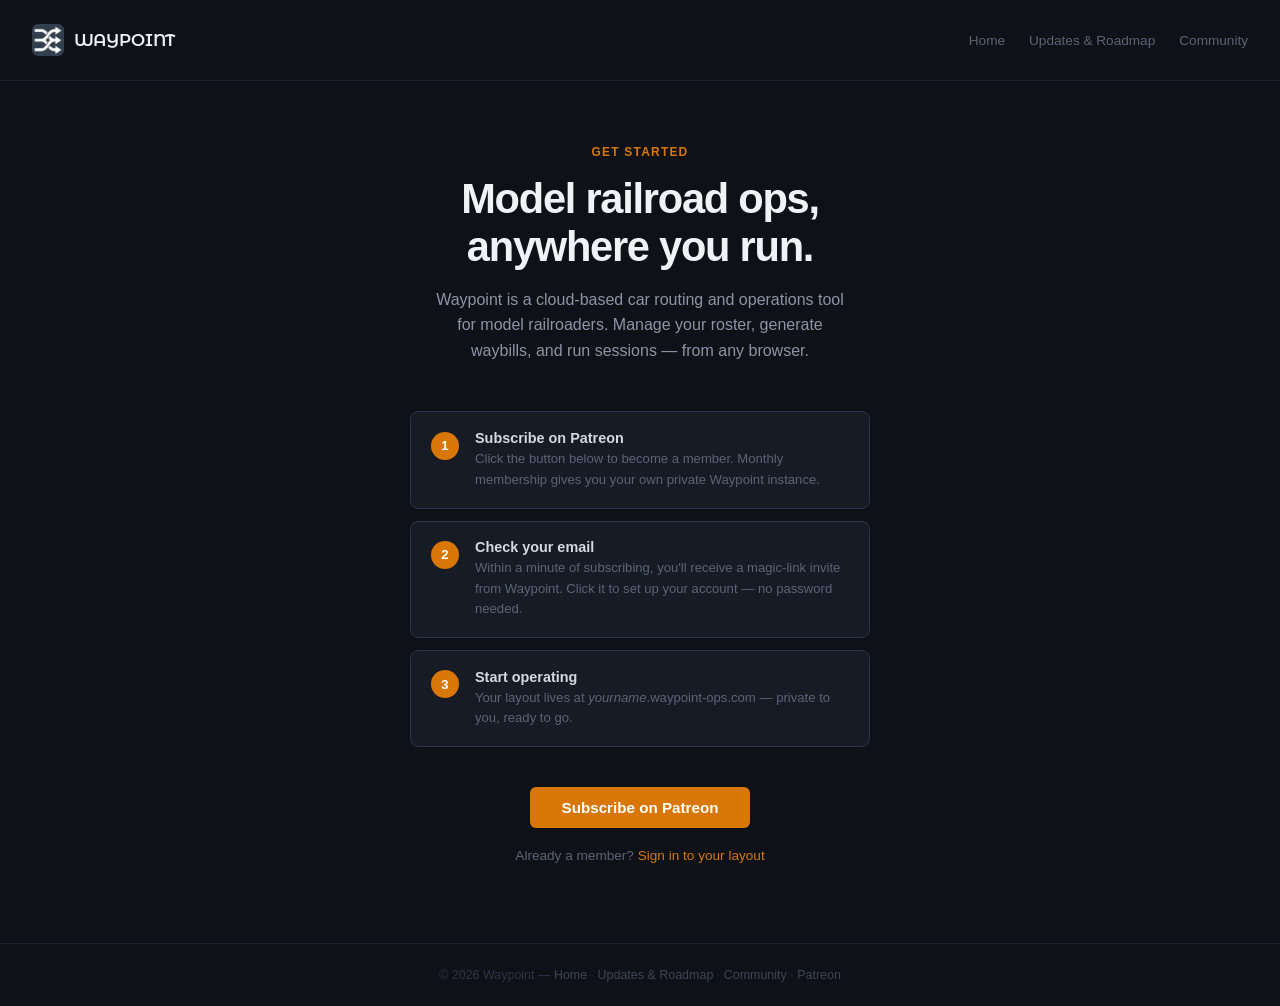
<file: templates/signup.html>
<!DOCTYPE html>
<!-- SPDX-FileCopyrightText: 2026 David Dalzell -->
<!-- SPDX-License-Identifier: MIT -->
<html lang="en">
<head>
  <meta charset="UTF-8" />
  <meta name="viewport" content="width=device-width, initial-scale=1.0" />
  <title>Get Started — Waypoint</title>
  <!-- Google tag (gtag.js) -->
  <script async src="https://www.googletagmanager.com/gtag/js?id=G-GVQFSP7HDG"></script>
  <script>
    window.dataLayer = window.dataLayer || [];
    function gtag(){dataLayer.push(arguments);}
    gtag('js', new Date());
    gtag('config', 'G-GVQFSP7HDG');
  </script>
  <link rel="icon" type="image/png" href="/static/favicon.png" />
  <link rel="preconnect" href="https://fonts.googleapis.com" />
  <link rel="preconnect" href="https://fonts.gstatic.com" crossorigin />
  <link rel="stylesheet" href="https://fonts.googleapis.com/css2?family=Montserrat+Alternates:wght@600&display=swap" />
  <style>
    *, *::before, *::after { box-sizing: border-box; margin: 0; padding: 0; }

    body {
      font-family: -apple-system, BlinkMacSystemFont, "Segoe UI", sans-serif;
      background: #0e1117;
      color: #c8cdd8;
      min-height: 100vh;
      display: flex;
      flex-direction: column;
    }

    a { color: #d97706; text-decoration: none; }
    a:hover { text-decoration: underline; }

    header {
      padding: 1.5rem 2rem;
      display: flex;
      align-items: center;
      justify-content: space-between;
      border-bottom: 1px solid #1e2330;
    }

    .header-left { display: flex; align-items: center; gap: 0.6rem; }
    .logo-mark { width: 32px; height: 32px; border-radius: 6px; display: block; }
    .logo-name { font-family: "Montserrat Alternates", system-ui, sans-serif; font-size: 1.05rem; font-weight: 600; color: #f0f2f5; letter-spacing: -0.01em; }

    .header-nav { display: flex; gap: 1.5rem; font-size: 0.85rem; }
    .header-nav a { color: #5a6475; }
    .header-nav a:hover { color: #8b95a5; text-decoration: none; }

    main {
      flex: 1;
      display: flex;
      flex-direction: column;
      align-items: center;
      padding: 4rem 1.5rem 5rem;
      text-align: center;
    }

    .eyebrow {
      font-size: 0.75rem;
      font-weight: 600;
      letter-spacing: 0.1em;
      text-transform: uppercase;
      color: #d97706;
      margin-bottom: 1rem;
    }

    h1 {
      font-size: clamp(1.8rem, 5vw, 2.6rem);
      font-weight: 700;
      letter-spacing: -0.03em;
      line-height: 1.15;
      color: #f0f2f5;
      max-width: 22ch;
      text-wrap: balance;
      margin-bottom: 1rem;
    }

    .subtitle {
      font-size: 1rem;
      color: #8b95a5;
      max-width: 46ch;
      line-height: 1.6;
      margin-bottom: 3rem;
    }

    .steps {
      display: flex;
      flex-direction: column;
      gap: 0.75rem;
      width: 100%;
      max-width: 460px;
      margin-bottom: 2.5rem;
      text-align: left;
    }

    .step {
      display: flex;
      align-items: flex-start;
      gap: 1rem;
      background: #161b26;
      border: 1px solid #2d3447;
      border-radius: 8px;
      padding: 1.1rem 1.25rem;
    }

    .step-num {
      flex-shrink: 0;
      width: 1.75rem;
      height: 1.75rem;
      border-radius: 50%;
      background: #d97706;
      color: #fff;
      font-weight: 700;
      font-size: 0.82rem;
      display: flex;
      align-items: center;
      justify-content: center;
      margin-top: 0.1rem;
    }

    .step-body strong {
      display: block;
      font-weight: 600;
      color: #d4d9e4;
      margin-bottom: 0.2rem;
      font-size: 0.9rem;
    }

    .step-body span {
      font-size: 0.82rem;
      color: #5a6475;
      line-height: 1.55;
    }

    .cta {
      display: inline-block;
      background: #d97706;
      color: #fff;
      font-weight: 600;
      font-size: 0.95rem;
      padding: 0.75rem 2rem;
      border-radius: 6px;
      text-decoration: none;
      transition: opacity 0.15s;
      margin-bottom: 1.25rem;
    }

    .cta:hover { opacity: 0.85; text-decoration: none; }

    .already {
      font-size: 0.85rem;
      color: #5a6475;
    }

    footer {
      text-align: center;
      padding: 1.5rem 2rem;
      font-size: 0.78rem;
      color: #2d3447;
      border-top: 1px solid #1e2330;
    }

    footer a { color: #3d4556; }
    footer a:hover { color: #5a6475; text-decoration: none; }
  </style>
</head>
<body>

  <header>
    <div class="header-left">
      <img src="/static/favicon.png" alt="Waypoint" class="logo-mark" />
      <span class="logo-name">WAYPOINT</span>
    </div>
    <nav class="header-nav">
      <a href="/">Home</a>
      <a href="/updates">Updates &amp; Roadmap</a>
      <a href="https://www.patreon.com/cw/waypoint_ops/chats" target="_blank" rel="noopener">Community</a>
    </nav>
  </header>

  <main>
    <p class="eyebrow">Get Started</p>
    <h1>Model railroad ops,<br>anywhere you run.</h1>
    <p class="subtitle">Waypoint is a cloud-based car routing and operations tool for model railroaders. Manage your roster, generate waybills, and run sessions — from any browser.</p>

    <div class="steps">
      <div class="step">
        <div class="step-num">1</div>
        <div class="step-body">
          <strong>Subscribe on Patreon</strong>
          <span>Click the button below to become a member. Monthly membership gives you your own private Waypoint instance.</span>
        </div>
      </div>
      <div class="step">
        <div class="step-num">2</div>
        <div class="step-body">
          <strong>Check your email</strong>
          <span>Within a minute of subscribing, you'll receive a magic-link invite from Waypoint. Click it to set up your account — no password needed.</span>
        </div>
      </div>
      <div class="step">
        <div class="step-num">3</div>
        <div class="step-body">
          <strong>Start operating</strong>
          <span>Your layout lives at <em>yourname</em>.waypoint-ops.com — private to you, ready to go.</span>
        </div>
      </div>
    </div>

    <a class="cta" href="https://www.patreon.com/cw/waypoint_ops" target="_blank" rel="noopener">
      Subscribe on Patreon
    </a>

    <p class="already">Already a member? <a href="/">Sign in to your layout</a></p>
  </main>

  <footer>
    &copy; 2026 Waypoint &mdash;
    <a href="/">Home</a> &middot;
    <a href="/updates">Updates &amp; Roadmap</a> &middot;
    <a href="https://www.patreon.com/cw/waypoint_ops/chats">Community</a> &middot;
    <a href="https://www.patreon.com/cw/waypoint_ops">Patreon</a>
  </footer>

</body>
</html>
</file>
